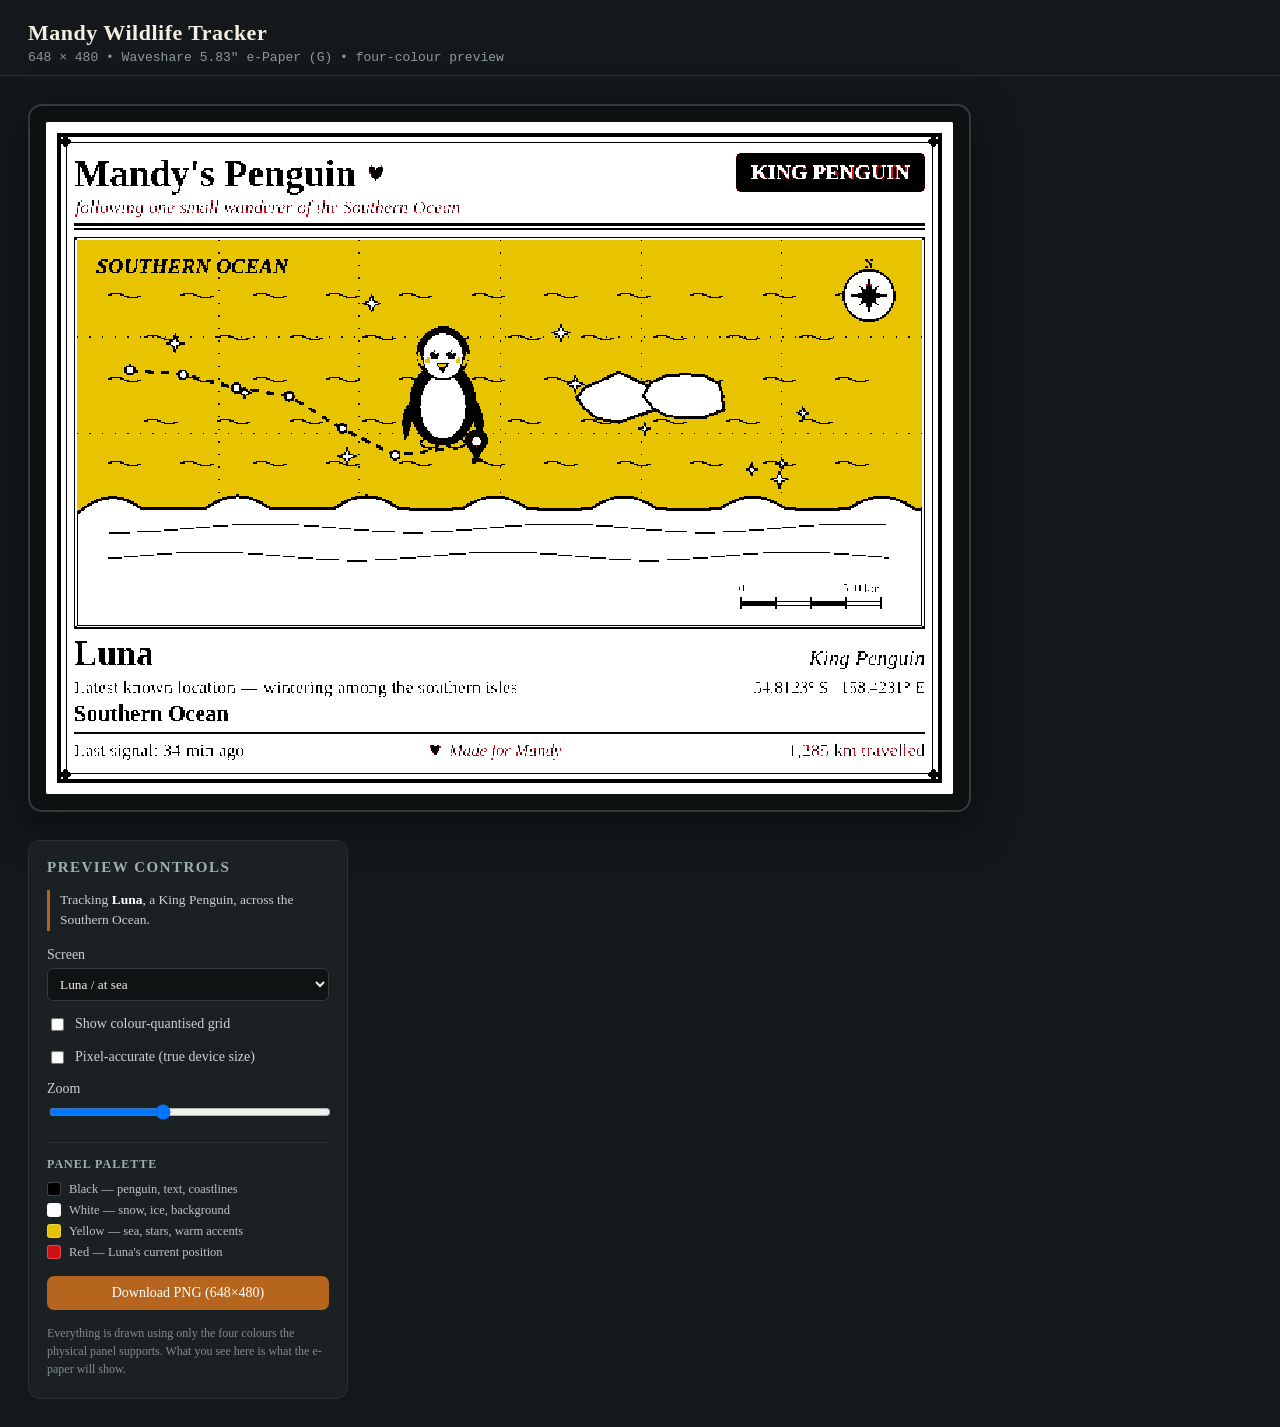
<file: simulator/index.html>
<!DOCTYPE html>
<html lang="en">
<head>
  <meta charset="UTF-8" />
  <meta name="viewport" content="width=device-width, initial-scale=1.0" />
  <title>Mandy Wildlife Tracker — Display Preview</title>
  <link rel="stylesheet" href="style.css" />
</head>
<body>
  <header class="topbar">
    <h1>Mandy Wildlife Tracker</h1>
    <p class="sub">
      648 &times; 480 &bull; Waveshare 5.83&Prime; e-Paper (G) &bull; four-colour preview
    </p>
  </header>

  <main class="stage">
    <!--
      The panel is exactly 648 x 480 physical pixels.
      We render at 1:1 into this canvas, then CSS scales the whole
      frame up so it is comfortable to look at. Turning on
      "pixel-accurate" removes the scaling so you see true device size.
    -->
    <div class="bezel" id="bezel">
      <canvas id="epd" width="648" height="480"></canvas>
    </div>

    <aside class="controls">
      <h2>Preview controls</h2>

      <p class="tracking">
        Tracking <strong>Luna</strong>, a King Penguin, across the
        Southern Ocean.
      </p>

      <label class="field">
        <span>Screen</span>
        <select id="screen">
          <option value="animal">Luna / at sea</option>
          <option value="moult">Luna / moulting (ashore)</option>
          <option value="boot">Boot screen</option>
          <option value="wifi">Wi-Fi connecting</option>
          <option value="error">Error screen</option>
        </select>
      </label>

      <label class="field checkbox">
        <input type="checkbox" id="grid" />
        <span>Show colour-quantised grid</span>
      </label>

      <label class="field checkbox">
        <input type="checkbox" id="truesize" />
        <span>Pixel-accurate (true device size)</span>
      </label>

      <label class="field">
        <span>Zoom</span>
        <input type="range" id="zoom" min="1" max="2" step="0.05" value="1.4" />
      </label>

      <div class="palette">
        <h3>Panel palette</h3>
        <ul>
          <li><i class="sw black"></i> Black — penguin, text, coastlines</li>
          <li><i class="sw white"></i> White — snow, ice, background</li>
          <li><i class="sw yellow"></i> Yellow — sea, stars, warm accents</li>
          <li><i class="sw red"></i> Red — Luna's current position</li>
        </ul>
      </div>

      <button id="download" type="button">Download PNG (648&times;480)</button>

      <p class="note">
        Everything is drawn using only the four colours the physical
        panel supports. What you see here is what the e-paper will show.
      </p>
    </aside>
  </main>

  <script src="app.js"></script>
</body>
</html>
</file>
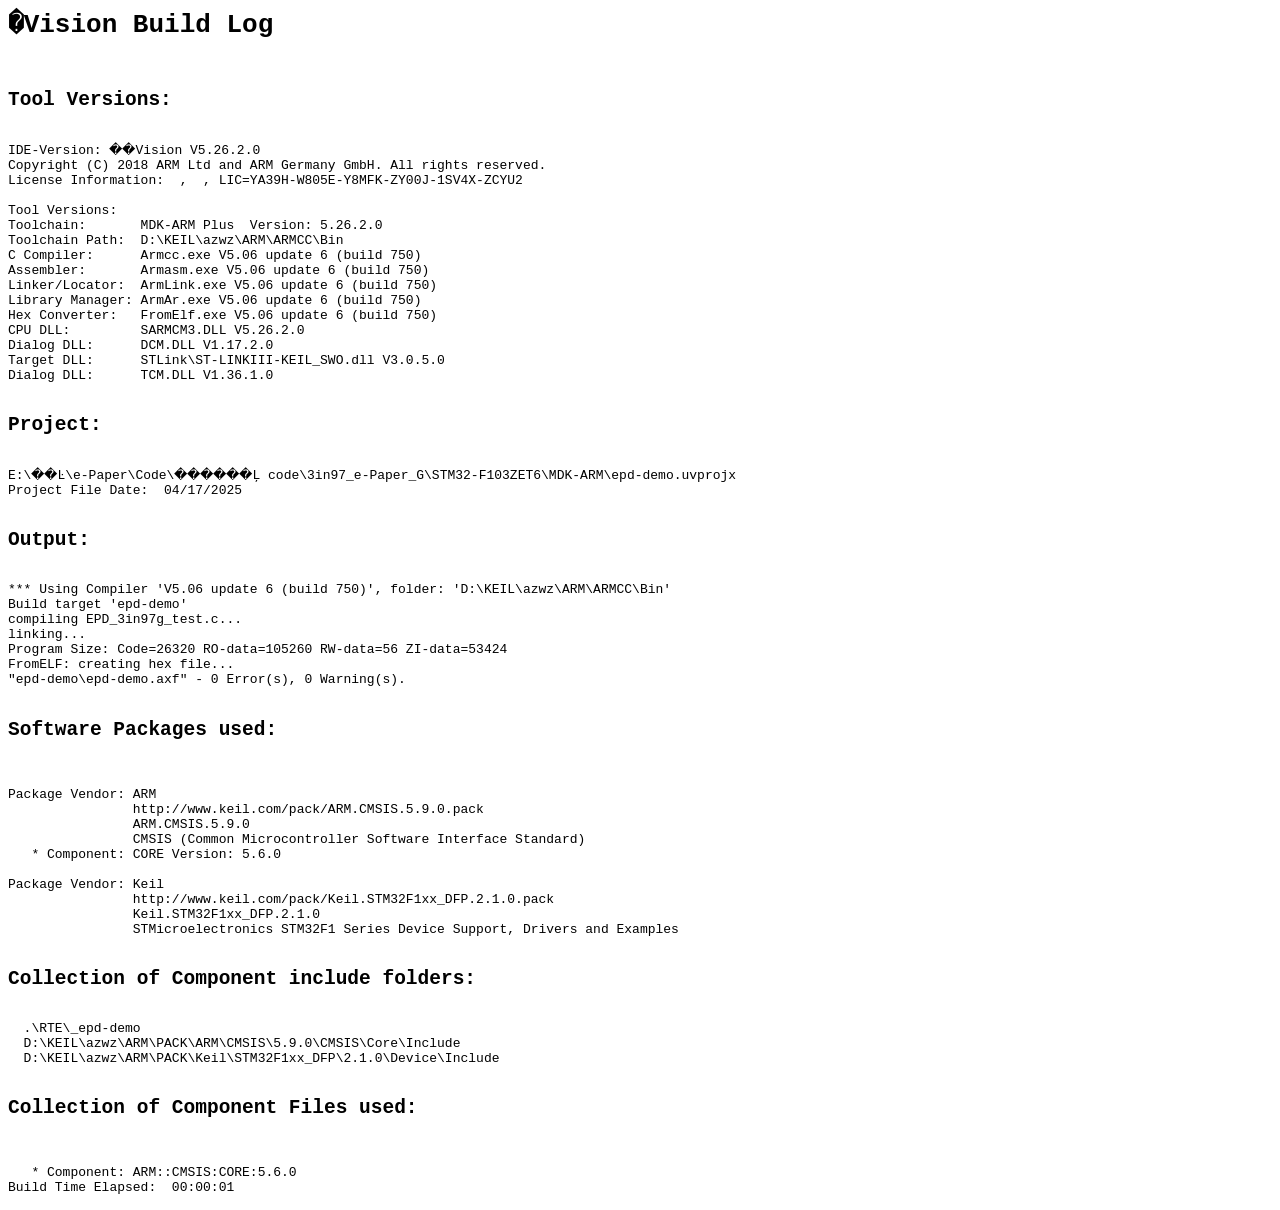
<file: reference/3in97_e-Paper_G/STM32-F103ZET6/MDK-ARM/epd-demo/epd-demo.build_log.htm>
<html>
<body>
<pre>
<h1>�Vision Build Log</h1>
<h2>Tool Versions:</h2>
IDE-Version: ��Vision V5.26.2.0
Copyright (C) 2018 ARM Ltd and ARM Germany GmbH. All rights reserved.
License Information:  ,  , LIC=YA39H-W805E-Y8MFK-ZY00J-1SV4X-ZCYU2
 
Tool Versions:
Toolchain:       MDK-ARM Plus  Version: 5.26.2.0
Toolchain Path:  D:\KEIL\azwz\ARM\ARMCC\Bin
C Compiler:      Armcc.exe V5.06 update 6 (build 750)
Assembler:       Armasm.exe V5.06 update 6 (build 750)
Linker/Locator:  ArmLink.exe V5.06 update 6 (build 750)
Library Manager: ArmAr.exe V5.06 update 6 (build 750)
Hex Converter:   FromElf.exe V5.06 update 6 (build 750)
CPU DLL:         SARMCM3.DLL V5.26.2.0
Dialog DLL:      DCM.DLL V1.17.2.0
Target DLL:      STLink\ST-LINKIII-KEIL_SWO.dll V3.0.5.0
Dialog DLL:      TCM.DLL V1.36.1.0
 
<h2>Project:</h2>
E:\��Ŀ\e-Paper\Code\������Ļ code\3in97_e-Paper_G\STM32-F103ZET6\MDK-ARM\epd-demo.uvprojx
Project File Date:  04/17/2025

<h2>Output:</h2>
*** Using Compiler 'V5.06 update 6 (build 750)', folder: 'D:\KEIL\azwz\ARM\ARMCC\Bin'
Build target 'epd-demo'
compiling EPD_3in97g_test.c...
linking...
Program Size: Code=26320 RO-data=105260 RW-data=56 ZI-data=53424  
FromELF: creating hex file...
"epd-demo\epd-demo.axf" - 0 Error(s), 0 Warning(s).

<h2>Software Packages used:</h2>

Package Vendor: ARM
                http://www.keil.com/pack/ARM.CMSIS.5.9.0.pack
                ARM.CMSIS.5.9.0
                CMSIS (Common Microcontroller Software Interface Standard)
   * Component: CORE Version: 5.6.0

Package Vendor: Keil
                http://www.keil.com/pack/Keil.STM32F1xx_DFP.2.1.0.pack
                Keil.STM32F1xx_DFP.2.1.0
                STMicroelectronics STM32F1 Series Device Support, Drivers and Examples

<h2>Collection of Component include folders:</h2>
  .\RTE\_epd-demo
  D:\KEIL\azwz\ARM\PACK\ARM\CMSIS\5.9.0\CMSIS\Core\Include
  D:\KEIL\azwz\ARM\PACK\Keil\STM32F1xx_DFP\2.1.0\Device\Include

<h2>Collection of Component Files used:</h2>

   * Component: ARM::CMSIS:CORE:5.6.0
Build Time Elapsed:  00:00:01
</pre>
</body>
</html>
</file>
<file: simulator/style.css>
:root {
  --ink: #1c2321;
  --paper: #f4efe4;
  --panel-bg: #2a2f2d;
  --accent: #b5651d;
}

* { box-sizing: border-box; }

html, body {
  margin: 0;
  padding: 0;
  background: #14181a;
  color: var(--paper);
  font-family: "Iowan Old Style", "Palatino Linotype", Palatino, Georgia, serif;
  -webkit-font-smoothing: antialiased;
}

.topbar {
  padding: 20px 28px 10px;
  border-bottom: 1px solid #2b3234;
}

.topbar h1 {
  margin: 0;
  font-size: 22px;
  letter-spacing: 0.5px;
}

.topbar .sub {
  margin: 4px 0 0;
  font-size: 13px;
  color: #8b9a97;
  font-family: ui-monospace, "SF Mono", Menlo, monospace;
}

.stage {
  display: flex;
  gap: 28px;
  align-items: flex-start;
  padding: 28px;
  flex-wrap: wrap;
}

/* The bezel frames the panel like a little appliance. */
.bezel {
  background: #0e1112;
  padding: 18px;
  border-radius: 14px;
  box-shadow:
    inset 0 0 0 2px #333b3d,
    0 12px 40px rgba(0, 0, 0, 0.5);
  line-height: 0;
}

#epd {
  /* Base is 648x480; JS sets the CSS scale via width/height. */
  image-rendering: pixelated;      /* honest pixels when zoomed */
  display: block;
  background: #fff;
  border-radius: 2px;
}

.controls {
  min-width: 260px;
  max-width: 320px;
  background: #1b2022;
  border: 1px solid #2b3234;
  border-radius: 12px;
  padding: 18px 18px 20px;
}

.controls h2 {
  margin: 0 0 14px;
  font-size: 15px;
  text-transform: uppercase;
  letter-spacing: 1.5px;
  color: #9fb1ad;
}

.tracking {
  margin: 0 0 16px;
  font-size: 13.5px;
  line-height: 1.5;
  color: #c7d2cf;
  border-left: 3px solid var(--accent);
  padding-left: 10px;
}
.tracking strong { color: #fff; }

.field {
  display: block;
  margin-bottom: 14px;
  font-size: 14px;
}

.field > span {
  display: block;
  margin-bottom: 5px;
  color: #c7d2cf;
}

.field.checkbox {
  display: flex;
  align-items: center;
  gap: 8px;
}

.field.checkbox > span { margin: 0; }

select,
input[type="range"] {
  width: 100%;
}

select {
  background: #0f1314;
  color: var(--paper);
  border: 1px solid #333b3d;
  border-radius: 6px;
  padding: 7px 8px;
  font-family: inherit;
}

.palette {
  margin: 18px 0 16px;
  border-top: 1px solid #2b3234;
  padding-top: 14px;
}

.palette h3 {
  margin: 0 0 10px;
  font-size: 12px;
  letter-spacing: 1px;
  text-transform: uppercase;
  color: #9fb1ad;
}

.palette ul {
  list-style: none;
  margin: 0;
  padding: 0;
  font-size: 12.5px;
  color: #b9c4c1;
}

.palette li {
  display: flex;
  align-items: center;
  gap: 8px;
  margin-bottom: 6px;
}

.sw {
  width: 14px;
  height: 14px;
  border-radius: 3px;
  border: 1px solid rgba(255, 255, 255, 0.25);
  flex: 0 0 auto;
}
.sw.black { background: #000; }
.sw.white { background: #fff; }
.sw.yellow { background: #e6c200; }
.sw.red { background: #d10f16; }

button#download {
  width: 100%;
  padding: 9px 10px;
  background: var(--accent);
  color: #fff;
  border: none;
  border-radius: 7px;
  font-family: inherit;
  font-size: 14px;
  cursor: pointer;
}
button#download:hover { filter: brightness(1.08); }

.note {
  margin: 14px 0 0;
  font-size: 12px;
  line-height: 1.5;
  color: #7f8e8b;
}

/* =============================================================
   Capture mode (?capture=1): hide all UI chrome and show just the
   panel, large and centered, for clean screenshots.
   ============================================================= */
body.capture .topbar,
body.capture .controls {
  display: none;
}
body.capture .stage {
  padding: 0;
  min-height: 100vh;
  justify-content: center;
  align-items: center;
}
body.capture .bezel {
  padding: 22px;
}
</file>
